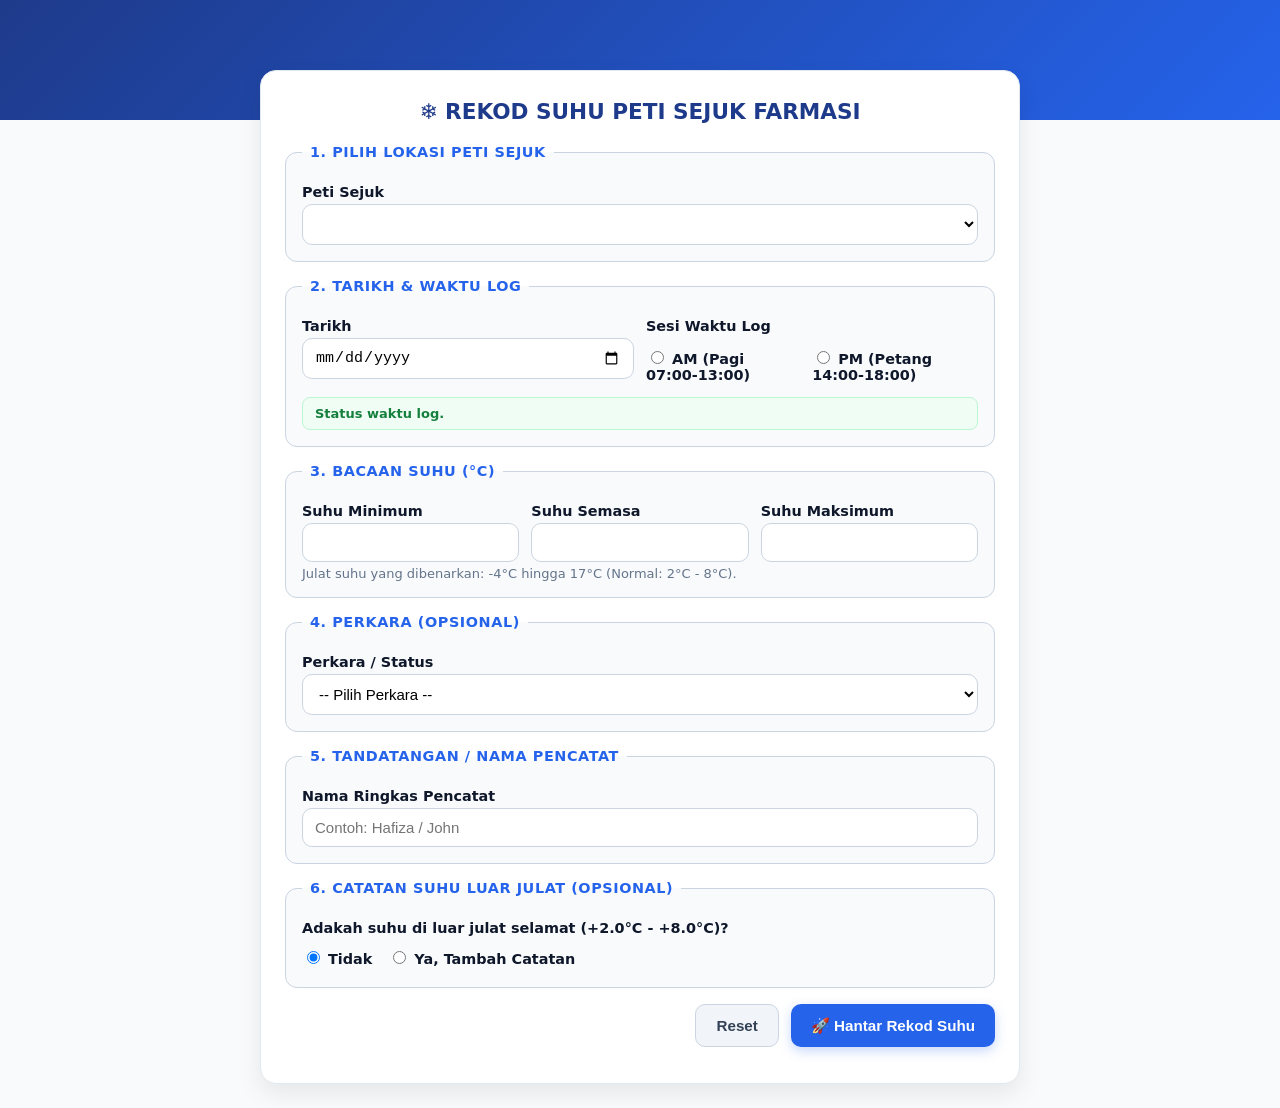
<file: form.html>
<!doctype html>
<html>
  <head>
    <meta charset="utf-8" />
    <title>Rekod Suhu Peti Sejuk Farmasi Logistik</title>
    <meta name="viewport" content="width=device-width, initial-scale=1" />
    <style>
      :root {
        --brand: #1e3a8a;
        --brand-accent: #2563eb;
        --muted: #f1f5f9;
        --ok: #15803d;
        --err: #b00020;
        --warn: #915600;
        --border: #cbd5e1;
      }
      body {
        margin: 0;
        font: 15px 'Plus Jakarta Sans', system-ui, -apple-system, Segoe UI, Roboto, sans-serif;
        background: #f8fafc;
        color: #0f172a;
      }
      .hero {
        min-height: 120px;
        background: linear-gradient(135deg, #1e3a8a, #2563eb);
      }
      .wrap {
        max-width: 760px;
        margin: -50px auto 24px;
        padding: 0 14px;
      }
      .card {
        background: #fff;
        border-radius: 16px;
        padding: 24px;
        box-shadow: 0 10px 25px rgba(0, 0, 0, 0.08);
        border: 1px solid #e2e8f0;
      }
      h2 {
        margin: 4px 0 20px;
        text-align: center;
        color: var(--brand);
        font-size: 1.35rem;
        font-weight: 800;
      }
      fieldset {
        border: 1px solid var(--border);
        border-radius: 12px;
        margin: 0 0 16px;
        padding: 16px;
        background: #f8fafc;
      }
      legend {
        padding: 0 8px;
        font-weight: 700;
        color: var(--brand-accent);
        font-size: 0.9rem;
        text-transform: uppercase;
        letter-spacing: 0.04em;
      }
      label {
        display: block;
        font-weight: 700;
        margin: 8px 0 4px;
        font-size: 0.9rem;
      }
      input[type="number"],
      input[type="text"],
      input[type="time"],
      input[type="date"],
      select,
      textarea {
        width: 100%;
        padding: 10px 12px;
        border: 1px solid var(--border);
        border-radius: 10px;
        font-size: 15px;
        background: #ffffff;
        box-sizing: border-box;
      }
      textarea {
        min-height: 80px;
        resize: vertical;
      }
      .row {
        display: grid;
        gap: 12px;
        grid-template-columns: 1fr 1fr;
      }
      .grid-3 {
        display: grid;
        gap: 12px;
        grid-template-columns: 1fr 1fr 1fr;
      }
      @media (max-width: 640px) {
        .row, .grid-3 {
          grid-template-columns: 1fr;
        }
      }
      .inline {
        display: flex;
        gap: 16px;
        align-items: center;
      }
      .actions {
        display: flex;
        gap: 12px;
        justify-content: flex-end;
        margin-top: 16px;
      }
      button {
        padding: 12px 20px;
        border: 0;
        border-radius: 10px;
        cursor: pointer;
        font-weight: 700;
        font-size: 0.95rem;
      }
      .primary {
        background: var(--brand-accent);
        color: #fff;
        box-shadow: 0 4px 12px rgba(37, 99, 235, 0.25);
      }
      .muted {
        background: var(--muted);
        color: #334155;
        border: 1px solid var(--border);
      }
      .note {
        color: #64748b;
        font-size: 13px;
        margin-top: 4px;
      }
      .window-badge {
        padding: 8px 12px;
        border-radius: 8px;
        font-size: 13px;
        font-weight: 600;
        margin-top: 10px;
      }
      .window-badge.in {
        background: #f0fdf4;
        color: #15803d;
        border: 1px solid #bbf7d0;
      }
      .window-badge.out {
        background: #fffbebfb;
        color: #d97706;
        border: 1px solid #fef3c7;
      }
      .hidden { display: none !important; }

      /* Modal Styling */
      .modal {
        position: fixed;
        top: 0; left: 0; width: 100%; height: 100%;
        background: rgba(15, 23, 42, 0.6);
        backdrop-filter: blur(3px);
        display: flex; justify-content: center; align-items: center;
        z-index: 9999;
      }
      .modal-content {
        background: #fff;
        padding: 24px;
        border-radius: 16px;
        box-shadow: 0 12px 40px rgba(0, 0, 0, 0.2);
        width: 90%; max-width: 440px;
        text-align: center;
      }
      .modal-actions {
        margin-top: 20px;
        display: flex; justify-content: center; gap: 12px;
      }
    </style>
  </head>
  <body>
    <div class="hero"></div>
    <div class="wrap">
      <div class="card">
        <h2>❄️ REKOD SUHU PETI SEJUK FARMASI</h2>

        <form id="f">
          <fieldset>
            <legend>1. Pilih Lokasi Peti Sejuk</legend>
            <label for="lokasi">Peti Sejuk</label>
            <select name="lokasi" id="lokasi" required></select>
          </fieldset>

          <fieldset>
            <legend>2. Tarikh & Waktu Log</legend>
            <div class="row">
              <div>
                <label for="date">Tarikh</label>
                <input type="date" id="date" name="date" required />
              </div>
              <div>
                <label>Sesi Waktu Log</label>
                <div class="inline" style="margin-top:6px;">
                  <label><input type="radio" name="slot" value="AM" /> AM (Pagi 07:00-13:00)</label>
                  <label><input type="radio" name="slot" value="PM" /> PM (Petang 14:00-18:00)</label>
                </div>
              </div>
            </div>
            <div id="windowNote" class="window-badge in">Status waktu log.</div>
          </fieldset>

          <fieldset>
            <legend>3. Bacaan Suhu (°C)</legend>
            <div class="grid-3">
              <div>
                <label for="min">Suhu Minimum</label>
                <input type="number" step="0.1" id="min" name="min" required />
              </div>
              <div>
                <label for="semasa">Suhu Semasa</label>
                <input type="number" step="0.1" id="semasa" name="semasa" required />
              </div>
              <div>
                <label for="max">Suhu Maksimum</label>
                <input type="number" step="0.1" id="max" name="max" required />
              </div>
            </div>
            <div class="note" id="rangeNote">Julat suhu yang dibenarkan: -4°C hingga 17°C (Normal: 2°C - 8°C).</div>
          </fieldset>

          <fieldset>
            <legend>4. Perkara (Opsional)</legend>
            <label for="perkara">Perkara / Status</label>
            <select name="perkara" id="perkara">
              <option value="">-- Pilih Perkara --</option>
            </select>
          </fieldset>

          <fieldset>
            <legend>5. Tandatangan / Nama Pencatat</legend>
            <label for="nama">Nama Ringkas Pencatat</label>
            <input type="text" id="nama" name="nama" placeholder="Contoh: Hafiza / John" required />
          </fieldset>

          <!-- Catatan Luar Julat -->
          <fieldset id="incidentBox">
            <legend>6. Catatan Suhu Luar Julat (Opsional)</legend>
            <label>Adakah suhu di luar julat selamat (+2.0°C - +8.0°C)?</label>
            <div class="inline" style="margin-top:4px;">
              <label><input type="radio" name="incidentToggle" id="incidentNo" value="NO" checked /> Tidak</label>
              <label><input type="radio" name="incidentToggle" id="incidentYes" value="YES" /> Ya, Tambah Catatan</label>
            </div>

            <div id="incidentFields" class="hidden" style="margin-top:12px;">
              <div class="row">
                <div>
                  <label for="incidentDate">Tarikh Kejadian</label>
                  <input type="date" id="incidentDate" />
                </div>
                <div>
                  <label for="incidentTime">Masa Kejadian</label>
                  <input type="time" id="incidentTime" />
                </div>
              </div>
              <div style="margin-top:8px;">
                <label for="incidentOfficer">Nama Pegawai Melapor</label>
                <input type="text" id="incidentOfficer" placeholder="Nama Pegawai" />
              </div>
              <div style="margin-top:8px;">
                <label for="incidentNote">Perkara / Penjelasan & Tindakan</label>
                <textarea id="incidentNote" placeholder="Terangkan tindakan yang telah diambil..."></textarea>
              </div>
            </div>
          </fieldset>

          <div class="actions">
            <button type="button" class="muted" id="btnReset">Reset</button>
            <button type="submit" class="primary">🚀 Hantar Rekod Suhu</button>
          </div>

          <div id="msg" style="margin-top:12px; text-align:center; font-weight:700;"></div>
        </form>
      </div>
    </div>

    <script>
      let CONFIG = null;

      const todayISO = () => {
        const d = new Date();
        return `${d.getFullYear()}-${String(d.getMonth() + 1).padStart(2, '0')}-${String(d.getDate()).padStart(2, '0')}`;
      };
      const nowHHMM = () => {
        const d = new Date();
        return `${String(d.getHours()).padStart(2, '0')}:${String(d.getMinutes()).padStart(2, '0')}`;
      };

      function updateTimeWindowBadge() {
        const hour = new Date().getHours();
        const slotRadio = document.querySelector('input[name="slot"]:checked');
        const slot = slotRadio ? slotRadio.value : 'AM';
        const note = document.getElementById('windowNote');

        if (slot === 'AM') {
          if (hour >= 7 && hour < 13) {
            note.className = 'window-badge in';
            note.innerHTML = '🟢 Dalam Sesi Waktu AM Rasmi (07:00 - 13:00)';
          } else {
            note.className = 'window-badge out';
            note.innerHTML = '⚠️ Luar Masa AM Rasmi. Julat disyorkan: 07:00 AM - 1:00 PM';
          }
        } else {
          if (hour >= 14 && hour <= 18) {
            note.className = 'window-badge in';
            note.innerHTML = '🟢 Dalam Sesi Waktu PM Rasmi (14:00 - 18:00)';
          } else {
            note.className = 'window-badge out';
            note.innerHTML = '⚠️ Luar Masa PM Rasmi. Julat disyorkan: 2:00 PM - 6:00 PM';
          }
        }
      }

      function initDateAndSlot() {
        const dEl = document.getElementById('date');
        dEl.value = todayISO();
        if (CONFIG) {
          dEl.min = CONFIG.dateMin;
          dEl.max = CONFIG.dateMax;
        }

        const slot = new Date().getHours() < 14 ? 'AM' : 'PM';
        const slotRadio = document.querySelector(`input[name="slot"][value="${slot}"]`);
        if (slotRadio) slotRadio.checked = true;

        document.getElementById('incidentDate').value = dEl.value;
        document.getElementById('incidentTime').value = nowHHMM();
        updateTimeWindowBadge();
      }

      function populateLokasi() {
        const sel = document.getElementById('lokasi');
        sel.innerHTML = '';
        CONFIG.lokasiList.forEach((opt) => {
          const o = document.createElement('option');
          o.value = opt.value;
          o.textContent = opt.label;
          sel.appendChild(o);
        });
        loadPerkara();
      }

      function loadPerkara() {
        const sel = document.getElementById('perkara');
        sel.innerHTML = '<option value="">-- Pilih Perkara --</option>';
        CONFIG.perkara.forEach((p) => {
          const o = document.createElement('option');
          o.value = p.value;
          o.textContent = p.label;
          sel.appendChild(o);
        });
      }

      function showIncidentFields(show) {
        document.getElementById('incidentFields').classList.toggle('hidden', !show);
      }

      document.querySelectorAll('input[name="slot"]').forEach(r => {
        r.addEventListener('change', updateTimeWindowBadge);
      });

      document.addEventListener('change', (e) => {
        if (e.target && e.target.name === 'incidentToggle') {
          showIncidentFields(e.target.value === 'YES');
        }
      });

      document.getElementById('btnReset').addEventListener('click', () => {
        document.getElementById('f').reset();
        initDateAndSlot();
        document.getElementById('incidentNo').checked = true;
        showIncidentFields(false);
        document.getElementById('msg').textContent = '';
      });

      document.getElementById('f').addEventListener('submit', (e) => {
        e.preventDefault();
        const fd = new FormData(e.target);
        const payload = {
          lokasi: fd.get('lokasi'),
          date: fd.get('date'),
          slot: fd.get('slot'),
          min: fd.get('min'),
          semasa: fd.get('semasa'),
          max: fd.get('max'),
          perkara: fd.get('perkara'),
          nama: fd.get('nama'),
          incident: null
        };

        if (document.getElementById('incidentYes').checked) {
          payload.incident = {
            enabled: true,
            date: document.getElementById('incidentDate').value || todayISO(),
            time: document.getElementById('incidentTime').value || nowHHMM(),
            note: document.getElementById('incidentNote').value || '',
            officer: document.getElementById('incidentOfficer').value || payload.nama || ''
          };
        }

        const msg = document.getElementById('msg');
        msg.innerHTML = '<span style="color:var(--brand-accent);">Menghantar...</span>';

        google.script.run
          .withSuccessHandler((res) => {
            if (res && res.already) {
              const modal = document.getElementById('overwriteModal');
              modal.classList.remove('hidden');

              document.getElementById('confirmOverwrite').onclick = () => {
                modal.classList.add('hidden');
                payload.overwrite = true;
                google.script.run
                  .withSuccessHandler((res2) => {
                    if (res2 && res2.ok) {
                      showSuccessModal();
                      document.getElementById('btnReset').click();
                    } else {
                      msg.innerHTML = '<span style="color:var(--err);">Gagal overwrite data.</span>';
                    }
                  })
                  .handleSubmit(payload);
              };

              document.getElementById('cancelOverwrite').onclick = () => {
                modal.classList.add('hidden');
                msg.innerHTML = '<span style="color:var(--warn);">Penghantaran dibatalkan.</span>';
              };
              return;
            }

            if (res && res.ok) {
              showSuccessModal();
              document.getElementById('btnReset').click();
            } else {
              msg.innerHTML = '<span style="color:var(--err);">Gagal menyimpan.</span>';
            }
          })
          .withFailureHandler((err) => {
            msg.innerHTML = `<span style="color:var(--err);">${err.message || 'Ralat server.'}</span>`;
          })
          .handleSubmit(payload);
      });

      (function boot() {
        if (typeof google !== 'undefined' && google.script && google.script.run) {
          google.script.run.withSuccessHandler((cfg) => {
            CONFIG = cfg;
            populateLokasi();
            initDateAndSlot();
          }).getConfig();
        }
      })();

      function showSuccessModal() {
        document.getElementById('successModal').classList.remove('hidden');
        setTimeout(() => {
          document.getElementById('successModal').classList.add('hidden');
        }, 2000);
      }
    </script>

    <div id="successModal" class="modal hidden">
      <div class="modal-content">
        <h3 style="color:var(--ok);margin-bottom:12px;">✅ Berjaya Dihantar</h3>
        <p>Suhu telah berjaya direkodkan ke Google Spreadsheet.</p>
      </div>
    </div>

    <div id="overwriteModal" class="modal hidden">
      <div class="modal-content">
        <p>Suhu telah dicatatkan pada tarikh dan masa tersebut. Anda pasti mahu mengemaskini (overwrite) data ini?</p>
        <div class="modal-actions">
          <button class="muted" id="cancelOverwrite">Batal</button>
          <button class="primary" id="confirmOverwrite">Overwrite</button>
        </div>
      </div>
    </div>
  </body>
</html>
</file>
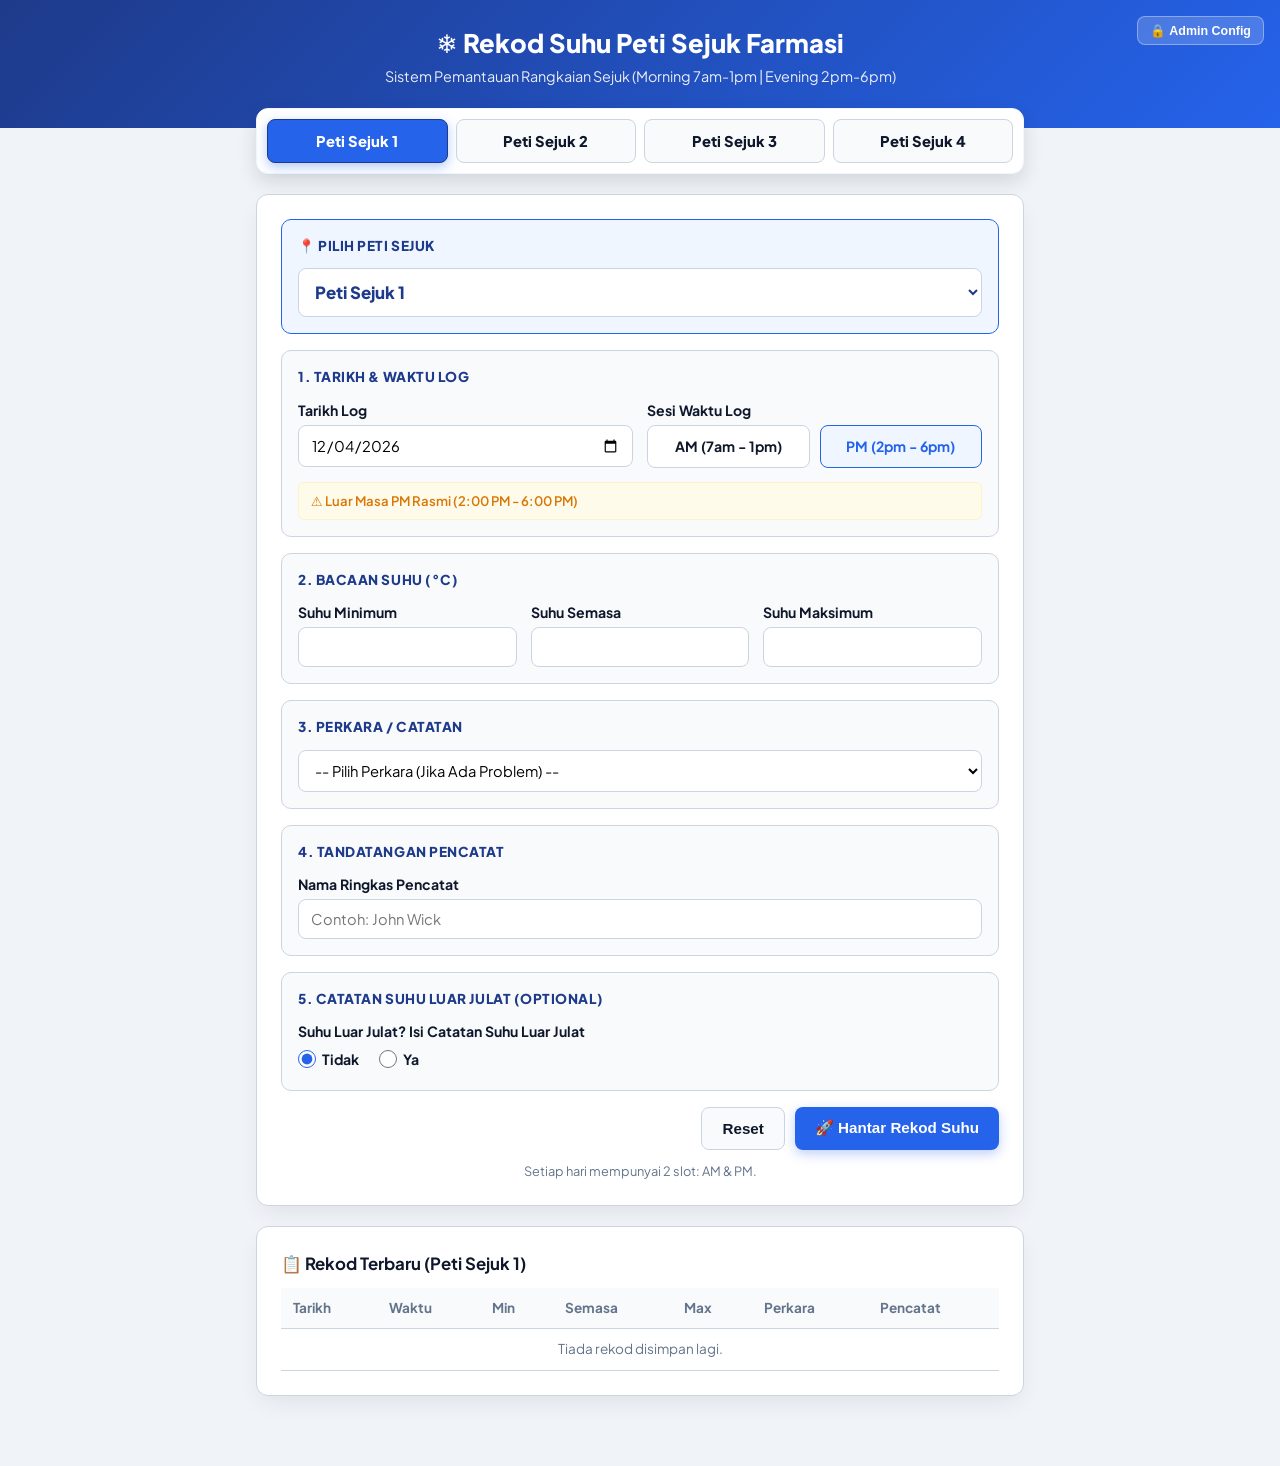
<file: standalone_app.html>
<!DOCTYPE html>
<html lang="ms">
<head>
  <meta charset="UTF-8">
  <meta name="viewport" content="width=device-width, initial-scale=1.0">
  <title>Sistem Rekod Suhu Peti Sejuk Farmasi</title>
  <link rel="preconnect" href="https://fonts.googleapis.com">
  <link rel="preconnect" href="https://fonts.gstatic.com" crossorigin>
  <link href="https://fonts.googleapis.com/css2?family=Plus+Jakarta+Sans:wght@400;500;600;700;800&display=swap" rel="stylesheet">
  <style>
    :root {
      --font-family: 'Plus Jakarta Sans', system-ui, sans-serif;
      --bg-main: #f0f4f9;
      --bg-card: #ffffff;
      --bg-subtle: #f8fafc;
      --border-color: #cbd5e1;
      --text-main: #0f172a;
      --text-muted: #64748b;
      --primary: #2563eb;
      --primary-dark: #1e3a8a;
      --primary-light: #eff6ff;
      --success: #16a34a;
      --success-bg: #f0fdf4;
      --warning: #d97706;
      --warning-bg: #fffbeb;
      --danger: #dc2626;
      --danger-bg: #fef2f2;
      --radius: 12px;
      --shadow: 0 10px 25px -5px rgba(0, 0, 0, 0.08);
    }

    * { box-sizing: border-box; margin: 0; padding: 0; }
    body {
      font-family: var(--font-family);
      background-color: var(--bg-main);
      color: var(--text-main);
      line-height: 1.5;
      padding-bottom: 50px;
    }

    /* Banner Header */
    .header {
      background: linear-gradient(135deg, #1e3a8a 0%, #2563eb 100%);
      color: white;
      padding: 24px 20px 40px;
      text-align: center;
      position: relative;
    }
    .header h1 { font-size: 1.6rem; font-weight: 800; }
    .header p { font-size: 0.9rem; opacity: 0.9; margin-top: 4px; }

    /* Admin Settings Lock Icon */
    .admin-lock-btn {
      position: absolute;
      top: 16px; right: 16px;
      background: rgba(255,255,255,0.18);
      border: 1px solid rgba(255,255,255,0.35);
      color: white;
      padding: 6px 12px;
      border-radius: 8px;
      font-size: 0.78rem;
      font-weight: 700;
      cursor: pointer;
    }

    /* Main Container */
    .container {
      max-width: 800px;
      margin: -20px auto 0;
      padding: 0 16px;
      position: relative;
      z-index: 10;
    }

    /* Fridge Tabs */
    .tabs-grid {
      display: grid;
      grid-template-columns: repeat(4, 1fr);
      gap: 8px;
      background: #ffffff;
      padding: 10px;
      border-radius: var(--radius);
      box-shadow: 0 8px 20px rgba(0,0,0,0.12);
      margin-bottom: 20px;
      border: 1.5px solid var(--primary-light);
    }
    @media (max-width: 600px) {
      .tabs-grid { grid-template-columns: repeat(2, 1fr); }
    }
    .tab-btn {
      background: var(--bg-subtle);
      border: 1.5px solid var(--border-color);
      padding: 12px 8px;
      border-radius: 8px;
      font-family: inherit;
      font-weight: 800;
      font-size: 0.92rem;
      color: var(--text-main);
      cursor: pointer;
      transition: all 0.2s;
      text-align: center;
    }
    .tab-btn.active {
      background: var(--primary);
      color: white;
      border-color: var(--primary-dark);
      box-shadow: 0 4px 12px rgba(37, 99, 235, 0.35);
    }

    /* Form Card */
    .card {
      background: var(--bg-card);
      border-radius: var(--radius);
      padding: 24px;
      box-shadow: var(--shadow);
      margin-bottom: 20px;
      border: 1px solid var(--border-color);
    }

    .form-section {
      border: 1px solid var(--border-color);
      border-radius: 10px;
      padding: 16px;
      margin-bottom: 16px;
      background: var(--bg-subtle);
    }
    .section-label {
      font-size: 0.85rem;
      font-weight: 800;
      color: var(--primary-dark);
      text-transform: uppercase;
      margin-bottom: 12px;
      letter-spacing: 0.04em;
    }

    .grid-2 { display: grid; grid-template-columns: 1fr 1fr; gap: 14px; }
    .grid-3 { display: grid; grid-template-columns: 1fr 1fr 1fr; gap: 14px; }
    @media (max-width: 640px) {
      .grid-2, .grid-3 { grid-template-columns: 1fr; }
    }

    label { display: block; font-weight: 700; font-size: 0.88rem; margin-bottom: 4px; }
    input[type="text"], input[type="number"], input[type="date"], input[type="time"], select, textarea {
      width: 100%;
      padding: 10px 12px;
      border: 1px solid var(--border-color);
      border-radius: 8px;
      font-family: inherit;
      font-size: 0.92rem;
      background: white;
    }

    /* Slot Radio Pills */
    .slot-group { display: flex; gap: 10px; }
    .slot-pill { flex: 1; }
    .slot-pill input { display: none; }
    .slot-pill label {
      display: block;
      text-align: center;
      padding: 10px;
      border: 1.5px solid var(--border-color);
      border-radius: 8px;
      background: white;
      cursor: pointer;
      font-weight: 700;
    }
    .slot-pill input:checked + label {
      border-color: var(--primary);
      background: var(--primary-light);
      color: var(--primary);
    }

    /* Time Window Badge */
    .window-badge {
      padding: 8px 12px;
      border-radius: 6px;
      font-size: 0.82rem;
      font-weight: 600;
      margin-top: 10px;
    }
    .window-badge.in { background: var(--success-bg); color: var(--success); border: 1px solid #bbf7d0; }
    .window-badge.out { background: var(--warning-bg); color: var(--warning); border: 1px solid #fef3c7; }

    /* Temp Badge */
    .temp-badge { font-size: 0.75rem; font-weight: 700; padding: 2px 6px; border-radius: 4px; margin-top: 4px; display: inline-block; }
    .temp-badge.ok { background: var(--success-bg); color: var(--success); }
    .temp-badge.warn { background: var(--danger-bg); color: var(--danger); }

    /* Incident Radios */
    .incident-radios { display: flex; gap: 20px; align-items: center; margin-top: 6px; }
    .radio-label { display: flex; align-items: center; gap: 6px; font-weight: 700; cursor: pointer; }
    .radio-label input { accent-color: var(--primary); width: 18px; height: 18px; }

    .incident-fields {
      margin-top: 12px;
      padding-top: 12px;
      border-top: 1.5px dashed var(--border-color);
    }

    /* Action Buttons */
    .btn {
      padding: 12px 20px;
      border: none;
      border-radius: 8px;
      font-weight: 700;
      font-size: 0.95rem;
      cursor: pointer;
    }
    .btn-primary { background: var(--primary); color: white; box-shadow: 0 4px 12px rgba(37, 99, 235, 0.3); }
    .btn-secondary { background: var(--bg-subtle); color: var(--text-main); border: 1px solid var(--border-color); }
    .actions { display: flex; justify-content: flex-end; gap: 10px; margin-top: 16px; }

    /* Table */
    table { width: 100%; border-collapse: collapse; font-size: 0.85rem; }
    th, td { padding: 10px 12px; border-bottom: 1px solid var(--border-color); text-align: left; }
    th { background: var(--bg-subtle); font-weight: 700; color: var(--text-muted); }

    /* Modal */
    .modal-overlay {
      position: fixed; top: 0; left: 0; width: 100%; height: 100%;
      background: rgba(15, 23, 42, 0.5);
      display: flex; align-items: center; justify-content: center;
      z-index: 1000; opacity: 0; pointer-events: none; transition: opacity 0.2s;
    }
    .modal-overlay.active { opacity: 1; pointer-events: auto; }
    .modal-box {
      background: white;
      padding: 24px;
      border-radius: var(--radius);
      width: 90%;
      max-width: 440px;
      text-align: center;
      position: relative;
    }
    .close-x-btn {
      position: absolute;
      top: 12px;
      right: 14px;
      background: var(--bg-subtle);
      border: 1px solid var(--border-color);
      border-radius: 50%;
      width: 32px;
      height: 32px;
      font-size: 1.2rem;
      line-height: 1;
      cursor: pointer;
      color: var(--text-muted);
      display: flex;
      align-items: center;
      justify-content: center;
      transition: all 0.2s;
    }
    .close-x-btn:hover {
      background: var(--danger-bg);
      color: var(--danger);
      border-color: var(--danger);
    }
    .hidden { display: none !important; }
  </style>
</head>
<body>

  <header class="header">
    <button class="admin-lock-btn" onclick="openAdminSettings()">🔒 Admin Config</button>
    <h1>❄️ Rekod Suhu Peti Sejuk Farmasi</h1>
    <p>Sistem Pemantauan Rangkaian Sejuk (Morning 7am-1pm | Evening 2pm-6pm)</p>
  </header>

  <main class="container">

    <!-- Tab Selection for 4 Fridges -->
    <div class="tabs-grid">
      <button type="button" class="tab-btn active" data-fridge="PETI_SEJUK_1" onclick="selectFridge('PETI_SEJUK_1')">Peti Sejuk 1</button>
      <button type="button" class="tab-btn" data-fridge="PETI_SEJUK_2" onclick="selectFridge('PETI_SEJUK_2')">Peti Sejuk 2</button>
      <button type="button" class="tab-btn" data-fridge="PETI_SEJUK_3" onclick="selectFridge('PETI_SEJUK_3')">Peti Sejuk 3</button>
      <button type="button" class="tab-btn" data-fridge="PETI_SEJUK_4" onclick="selectFridge('PETI_SEJUK_4')">Peti Sejuk 4</button>
    </div>

    <!-- Form Card -->
    <div class="card">
      <form id="tempForm">
        
        <!-- Fridge Selector Dropdown -->
        <div class="form-section" style="background:var(--primary-light); border-color:var(--primary);">
          <div class="section-label" style="color:var(--primary-dark);">📍 PILIH PETI SEJUK</div>
          <select id="lokasiSelect" name="lokasi" style="font-weight:800; font-size:1.05rem; padding:12px; color:var(--primary-dark);" onchange="selectFridge(this.value)">
            <option value="PETI_SEJUK_1">Peti Sejuk 1</option>
            <option value="PETI_SEJUK_2">Peti Sejuk 2</option>
            <option value="PETI_SEJUK_3">Peti Sejuk 3</option>
            <option value="PETI_SEJUK_4">Peti Sejuk 4</option>
          </select>
        </div>

        <!-- Section 1: Date & Time Slot -->
        <div class="form-section">
          <div class="section-label">1. Tarikh & Waktu Log</div>
          <div class="grid-2">
            <div>
              <label for="dateInput">Tarikh Log</label>
              <input type="date" id="dateInput" name="date" required>
            </div>
            <div>
              <label>Sesi Waktu Log</label>
              <div class="slot-group">
                <div class="slot-pill">
                  <input type="radio" id="slotAM" name="slot" value="AM" checked onchange="checkTimeWindow()">
                  <label for="slotAM">AM (7am - 1pm)</label>
                </div>
                <div class="slot-pill">
                  <input type="radio" id="slotPM" name="slot" value="PM" onchange="checkTimeWindow()">
                  <label for="slotPM">PM (2pm - 6pm)</label>
                </div>
              </div>
            </div>
          </div>
          <div id="windowBadge" class="window-badge in">Status waktu log.</div>
        </div>

        <!-- Section 2: Temperature Readings -->
        <div class="form-section">
          <div class="section-label">2. Bacaan Suhu (°C)</div>
          <div class="grid-3">
            <div>
              <label for="min">Suhu Minimum</label>
              <input type="number" step="0.1" id="min" name="min" required oninput="validateTemp('min')">
              <span id="minBadge" class="temp-badge hidden"></span>
            </div>
            <div>
              <label for="semasa">Suhu Semasa</label>
              <input type="number" step="0.1" id="semasa" name="semasa" required oninput="validateTemp('semasa')">
              <span id="semasaBadge" class="temp-badge hidden"></span>
            </div>
            <div>
              <label for="max">Suhu Maksimum</label>
              <input type="number" step="0.1" id="max" name="max" required oninput="validateTemp('max')">
              <span id="maxBadge" class="temp-badge hidden"></span>
            </div>
          </div>
        </div>

        <!-- Section 3: Perkara Dropdown -->
        <div class="form-section">
          <div class="section-label">3. Perkara / Catatan</div>
          <select id="perkaraSelect" name="perkara">
            <option value="">-- Pilih Perkara (Jika Ada Problem) --</option>
            <option value="A">A - TIADA PRODUK/BAHAN RANGKAIAN SEJUK DISIMPAN</option>
            <option value="B">B - TIDAK CUKUP BEKALAN ELEKTRIK</option>
            <option value="C">C - PETI SEJUK TIDAK BERFUNGSI DENGAN BETUL</option>
            <option value="D">D - PEMBANTU TEKNIK DIPANGGIL UNTUK PENAMBAHBAIKAN</option>
            <option value="E">E - PETI SEJUK DALAM PEMBAIKAN</option>
          </select>
        </div>

        <!-- Section 4: Signature / Recorder Name -->
        <div class="form-section">
          <div class="section-label">4. Tandatangan Pencatat</div>
          <div>
            <label for="nama">Nama Ringkas Pencatat</label>
            <input type="text" id="nama" name="nama" placeholder="Contoh: John Wick" required>
          </div>
        </div>

        <!-- Section 5: Catatan Suhu Luar Julat (Optional) -->
        <div class="form-section">
          <div class="section-label">5. Catatan Suhu Luar Julat (Optional)</div>
          <label>Suhu Luar Julat? Isi Catatan Suhu Luar Julat</label>
          <div class="incident-radios">
            <label class="radio-label">
              <input type="radio" name="incidentToggle" id="incidentNo" value="NO" checked onchange="toggleIncident(false)"> Tidak
            </label>
            <label class="radio-label">
              <input type="radio" name="incidentToggle" id="incidentYes" value="YES" onchange="toggleIncident(true)"> Ya
            </label>
          </div>

          <div id="incidentBox" class="incident-fields hidden">
            <div class="grid-2" style="margin-bottom:12px;">
              <div>
                <label for="incidentDate">Tarikh</label>
                <input type="date" id="incidentDate">
              </div>
              <div>
                <label for="incidentTime">Masa</label>
                <input type="time" id="incidentTime">
              </div>
            </div>

            <div style="margin-bottom:12px;">
              <label for="incidentOfficer">Nama Pegawai</label>
              <input type="text" id="incidentOfficer" placeholder="Nama Pegawai (cth: Nur Hafiza binti Maakib)">
            </div>

            <div>
              <label for="incidentNote">Perkara/Penjelasan</label>
              <textarea id="incidentNote" rows="3" placeholder="Terangkan apa berlaku & tindakan diambil..."></textarea>
            </div>
            <div style="font-size:0.78rem; color:var(--text-muted); margin-top:6px;">
              Jika bacaan di luar julat, anda boleh tambah catatan (tidak wajib).
            </div>
          </div>
        </div>

        <!-- Submit Actions -->
        <div class="actions">
          <button type="button" class="btn btn-secondary" onclick="resetForm()">Reset</button>
          <button type="submit" class="btn btn-primary" id="submitBtn" style="width:auto;">🚀 Hantar Rekod Suhu</button>
        </div>

        <div style="text-align:center; font-size:0.8rem; color:var(--text-muted); margin-top:12px;">
          Setiap hari mempunyai 2 slot: AM & PM.
        </div>

      </form>
    </div>

    <!-- Live Log Preview -->
    <div class="card">
      <h3 style="margin-bottom:12px; font-size:1.05rem;">📋 Rekod Terbaru (<span id="tableFridgeTitle">Peti Sejuk 1</span>)</h3>
      <div style="overflow-x:auto;">
        <table>
          <thead>
            <tr>
              <th>Tarikh</th>
              <th>Waktu</th>
              <th>Min</th>
              <th>Semasa</th>
              <th>Max</th>
              <th>Perkara</th>
              <th>Pencatat</th>
            </tr>
          </thead>
          <tbody id="logTable">
            <tr><td colspan="7" style="text-align:center; color:var(--text-muted);">Tiada rekod disimpan lagi.</td></tr>
          </tbody>
        </table>
      </div>
    </div>

  </main>

  <!-- Protected Admin Password / Settings Modal -->
  <div id="settingsModal" class="modal-overlay">
    <div class="modal-box" style="text-align:left;">
      <!-- Close Button X -->
      <button type="button" class="close-x-btn" onclick="closeSettings()" title="Tutup">&times;</button>

      <h3 style="margin-bottom:8px;">🔒 Tetapan Admin Server</h3>
      <p style="font-size:0.85rem; color:var(--text-muted); margin-bottom:14px;">
        Hanya Admin boleh mengemas kini Web App URL ini.
      </p>
      
      <div id="pinBox" style="margin-bottom:12px;">
        <label for="adminPin">Masukkan PIN Admin</label>
        <input type="password" id="adminPin" placeholder="Masukkan PIN Admin">
        <div style="display:flex; gap:10px; margin-top:10px;">
          <button type="button" class="btn btn-secondary" style="flex:1;" onclick="closeSettings()">Tutup</button>
          <button type="button" class="btn btn-primary" style="flex:1;" onclick="unlockAdmin()">Unlock Tetapan</button>
        </div>
      </div>

      <div id="urlBox" class="hidden">
        <label for="webAppUrl">Google Apps Script Web App URL</label>
        <input type="url" id="webAppUrl" placeholder="https://script.google.com/macros/s/.../exec">
        <div class="actions" style="margin-top:16px;">
          <button type="button" class="btn btn-secondary" onclick="closeSettings()">Batal</button>
          <button type="button" class="btn btn-primary" style="width:auto;" onclick="saveSettings()">Simpan URL</button>
        </div>
      </div>
    </div>
  </div>

  <!-- Success Modal -->
  <div id="successModal" class="modal-overlay">
    <div class="modal-box">
      <h2 style="color:var(--success);">✅ Berjaya Dihantar!</h2>
      <p style="margin-top:8px;" id="successText">Rekod suhu telah berjaya disimpan.</p>
    </div>
  </div>

  <script>
    // HARDCODED WEB APP URL & SECRET ADMIN PIN
    let HARDCODED_URL = 'https://script.google.com/macros/s/AKfycbw7Ltd8m5X_pxqjudaR5UJ1GeKyXwu5pcaqSeTcwzmeXXo7MCcWIVaS1_4ZkyNVj2LQ5Q/exec'; 
    let ADMIN_PIN = '2104';

    let currentFridge = 'PETI_SEJUK_1';
    let webAppUrl = HARDCODED_URL;
    let logs = JSON.parse(localStorage.getItem('fridge_logs') || '[]');

    const FRIDGE_NAMES = {
      'PETI_SEJUK_1': 'Peti Sejuk 1',
      'PETI_SEJUK_2': 'Peti Sejuk 2',
      'PETI_SEJUK_3': 'Peti Sejuk 3',
      'PETI_SEJUK_4': 'Peti Sejuk 4'
    };

    document.addEventListener('DOMContentLoaded', () => {
      document.getElementById('webAppUrl').value = webAppUrl;
      initForm();
      selectFridge('PETI_SEJUK_1');
      renderLogs();
    });

    function selectFridge(fridgeKey) {
      currentFridge = fridgeKey;

      // Sync Dropdown
      document.getElementById('lokasiSelect').value = fridgeKey;

      // Sync Tabs
      document.querySelectorAll('.tab-btn').forEach(btn => {
        if (btn.getAttribute('data-fridge') === fridgeKey) {
          btn.classList.add('active');
        } else {
          btn.classList.remove('active');
        }
      });

      // Sync Title
      const name = FRIDGE_NAMES[fridgeKey] || fridgeKey;
      document.getElementById('tableFridgeTitle').textContent = name;

      renderLogs();
    }

    function initForm() {
      const d = new Date();
      const iso = `${d.getFullYear()}-${String(d.getMonth()+1).padStart(2,'0')}-${String(d.getDate()).padStart(2,'0')}`;
      const timeStr = `${String(d.getHours()).padStart(2,'0')}:${String(d.getMinutes()).padStart(2,'0')}`;

      document.getElementById('dateInput').value = iso;
      document.getElementById('incidentDate').value = iso;
      document.getElementById('incidentTime').value = timeStr;

      const hour = d.getHours();
      const slot = hour >= 14 ? 'PM' : 'AM';
      document.querySelector(`input[name="slot"][value="${slot}"]`).checked = true;
      checkTimeWindow();
    }

    function checkTimeWindow() {
      const hour = new Date().getHours();
      const slot = document.querySelector('input[name="slot"]:checked').value;
      const badge = document.getElementById('windowBadge');

      if (slot === 'AM') {
        if (hour >= 7 && hour < 13) {
          badge.className = 'window-badge in';
          badge.innerHTML = '🟢 Dalam Sesi Waktu AM Rasmi (7:00 AM - 1:00 PM)';
        } else {
          badge.className = 'window-badge out';
          badge.innerHTML = '⚠️ Luar Masa AM Rasmi (7:00 AM - 1:00 PM)';
        }
      } else {
        if (hour >= 14 && hour <= 18) {
          badge.className = 'window-badge in';
          badge.innerHTML = '🟢 Dalam Sesi Waktu PM Rasmi (2:00 PM - 6:00 PM)';
        } else {
          badge.className = 'window-badge out';
          badge.innerHTML = '⚠️ Luar Masa PM Rasmi (2:00 PM - 6:00 PM)';
        }
      }
    }

    function validateTemp(id) {
      const val = parseFloat(document.getElementById(id).value);
      const badge = document.getElementById(id + 'Badge');
      if (isNaN(val)) { badge.className = 'temp-badge hidden'; return; }

      if (val >= 2.0 && val <= 8.0) {
        badge.className = 'temp-badge ok';
        badge.textContent = '✅ Selamat (+2.0 ke +8.0 °C)';
      } else {
        badge.className = 'temp-badge warn';
        badge.textContent = '⚠️ Luar Normal (+2.0 ke +8.0 °C)';
        // Auto select Ya for incident if temp out of safe range
        document.getElementById('incidentYes').checked = true;
        toggleIncident(true);
      }
    }

    function toggleIncident(show) {
      document.getElementById('incidentBox').classList.toggle('hidden', !show);
    }

    function resetForm() {
      document.getElementById('tempForm').reset();
      document.getElementById('incidentNo').checked = true;
      toggleIncident(false);
      initForm();
      ['minBadge', 'semasaBadge', 'maxBadge'].forEach(id => {
        document.getElementById(id).className = 'temp-badge hidden';
      });
    }

    document.getElementById('tempForm').addEventListener('submit', async (e) => {
      e.preventDefault();
      const fd = new FormData(e.target);
      const btn = document.getElementById('submitBtn');
      btn.disabled = true;
      btn.textContent = 'Menghantar...';

      const payload = {
        lokasi: currentFridge,
        date: fd.get('date'),
        slot: fd.get('slot'),
        min: fd.get('min'),
        semasa: fd.get('semasa'),
        max: fd.get('max'),
        perkara: fd.get('perkara'),
        nama: fd.get('nama')
      };

      if (document.getElementById('incidentYes').checked) {
        payload.incident = {
          enabled: true,
          date: document.getElementById('incidentDate').value || payload.date,
          time: document.getElementById('incidentTime').value || '',
          officer: document.getElementById('incidentOfficer').value || payload.nama || '',
          note: document.getElementById('incidentNote').value || ''
        };
      }

      let success = false;

      if (webAppUrl) {
        try {
          const res = await fetch(webAppUrl, {
            method: 'POST',
            headers: { 'Content-Type': 'text/plain;charset=utf-8' },
            body: JSON.stringify(payload)
          });
          const data = await res.json();
          if (data.ok) success = true;
        } catch (err) {
          console.warn('Network error, saving locally:', err);
        }
      }

      logs.unshift({ ...payload, synced: success });
      localStorage.setItem('fridge_logs', JSON.stringify(logs));

      btn.disabled = false;
      btn.textContent = '🚀 Hantar Rekod Suhu';

      showSuccess(success);
      resetForm();
      renderLogs();
    });

    function renderLogs() {
      const tbody = document.getElementById('logTable');
      const filtered = logs.filter(l => l.lokasi === currentFridge);
      if (filtered.length === 0) {
        tbody.innerHTML = '<tr><td colspan="7" style="text-align:center; color:var(--text-muted);">Tiada rekod disimpan lagi.</td></tr>';
        return;
      }
      tbody.innerHTML = filtered.slice(0, 10).map(r => `
        <tr>
          <td><b>${r.date}</b></td>
          <td>${r.slot}</td>
          <td>${r.min} °C</td>
          <td><b>${r.semasa} °C</b></td>
          <td>${r.max} °C</td>
          <td>${r.perkara || '-'}</td>
          <td>${r.nama} ${r.synced ? '✅' : '💾'}</td>
        </tr>
      `).join('');
    }

    function openAdminSettings() {
      document.getElementById('pinBox').classList.remove('hidden');
      document.getElementById('urlBox').classList.add('hidden');
      document.getElementById('adminPin').value = '';
      document.getElementById('settingsModal').classList.add('active');
    }

    function unlockAdmin() {
      const pin = document.getElementById('adminPin').value;
      if (pin === ADMIN_PIN) {
        document.getElementById('pinBox').classList.add('hidden');
        document.getElementById('urlBox').classList.remove('hidden');
      } else {
        alert('PIN Admin Salah!');
      }
    }

    function closeSettings() { document.getElementById('settingsModal').classList.remove('active'); }

    function saveSettings() {
      webAppUrl = document.getElementById('webAppUrl').value.trim();
      localStorage.setItem('fridge_url', webAppUrl);
      closeSettings();
      alert('URL Web App Berjaya Dikunci & Disimpan!');
    }

    function showSuccess(isSynced) {
      const modal = document.getElementById('successModal');
      document.getElementById('successText').textContent = isSynced 
        ? 'Rekod berjaya dihantar ke Google Spreadsheet!' 
        : 'Rekod telah disimpan secara lokal (Offline).';
      modal.classList.add('active');
      setTimeout(() => modal.classList.remove('active'), 2000);
    }
  </script>
</body>
</html>
</file>
